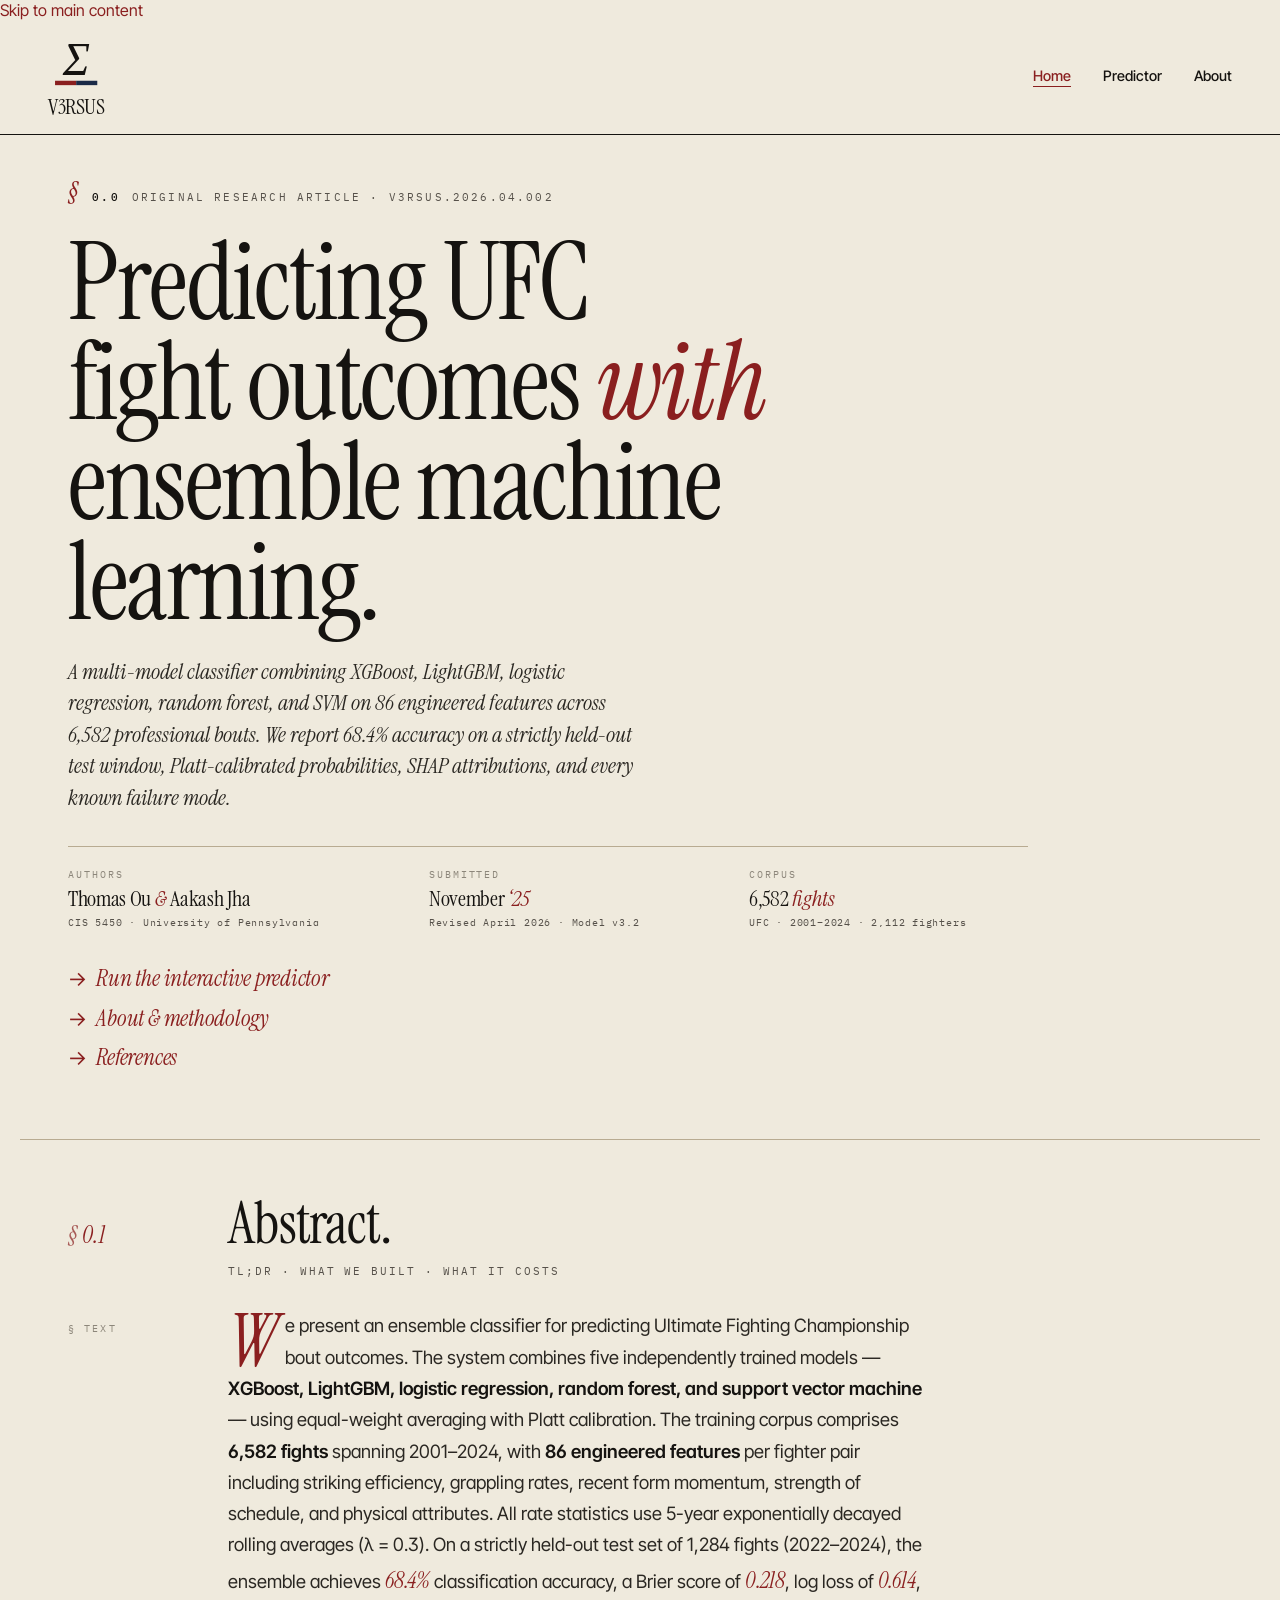
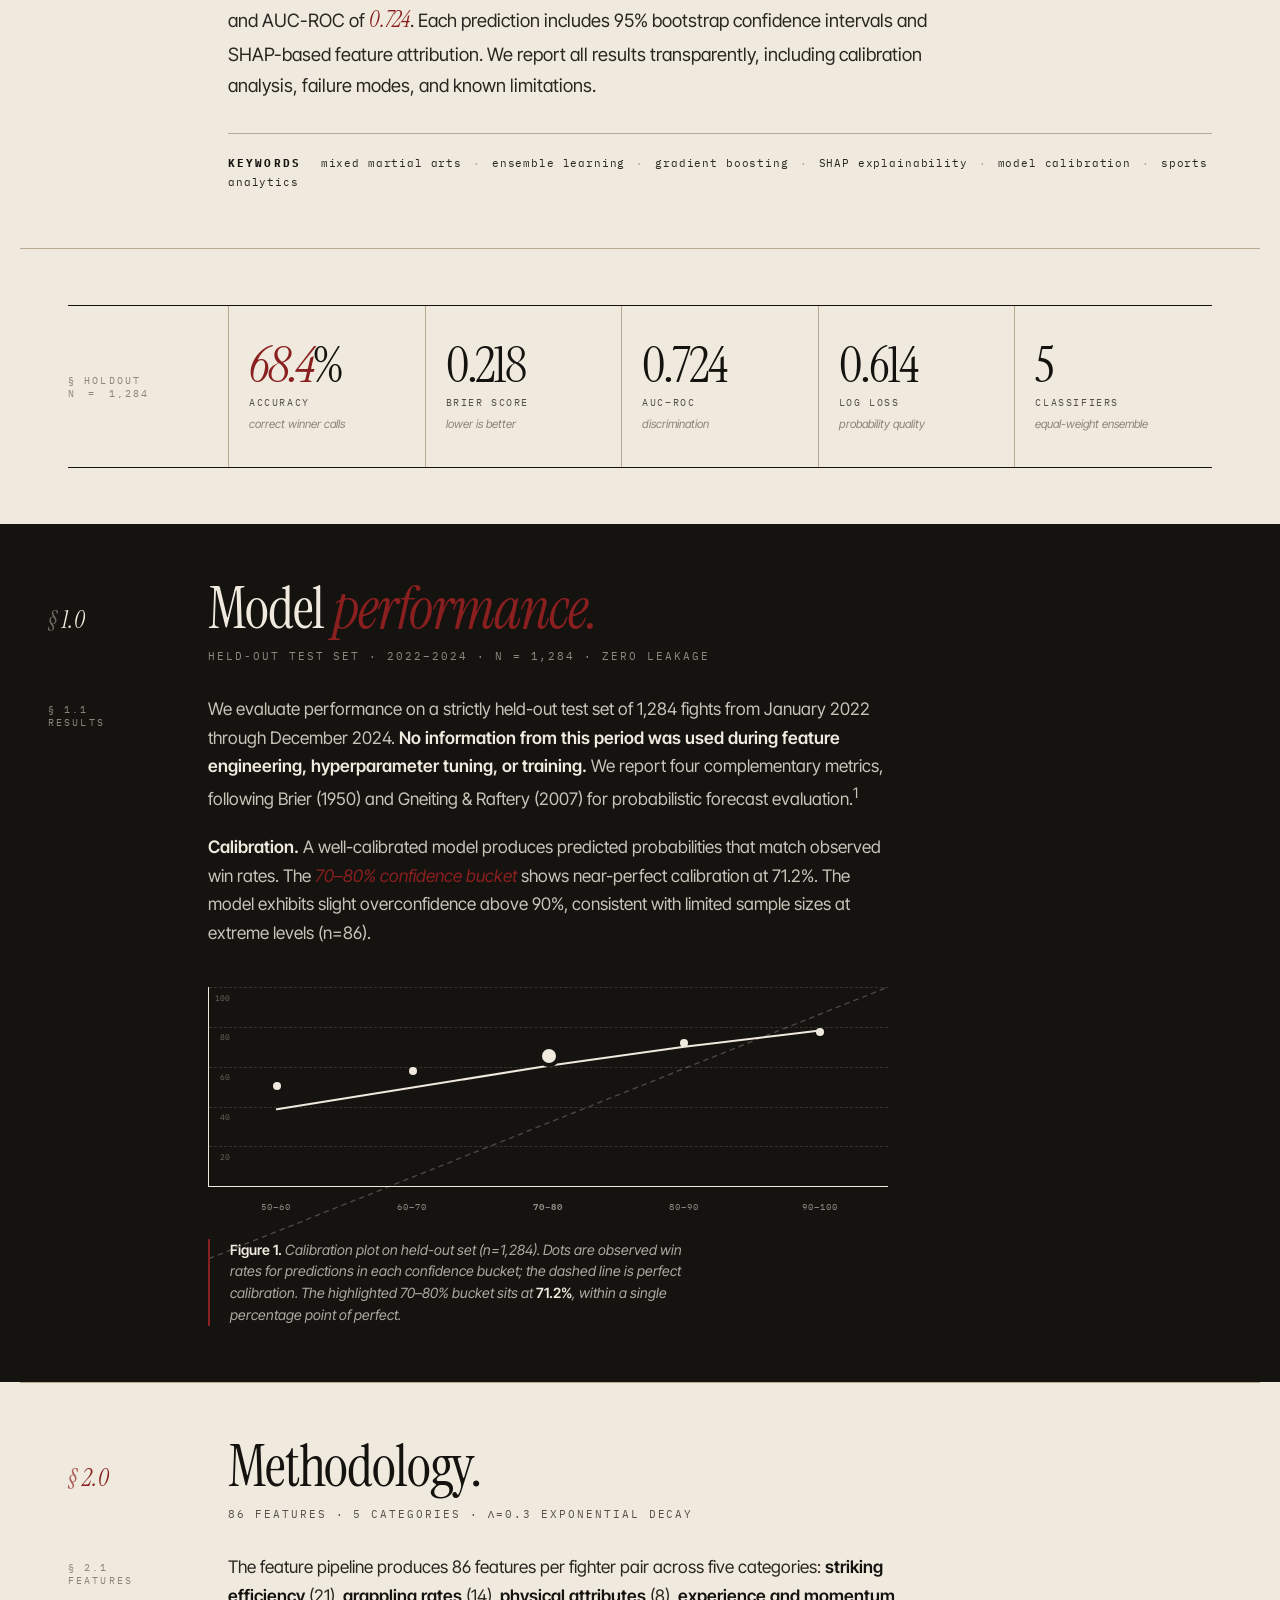
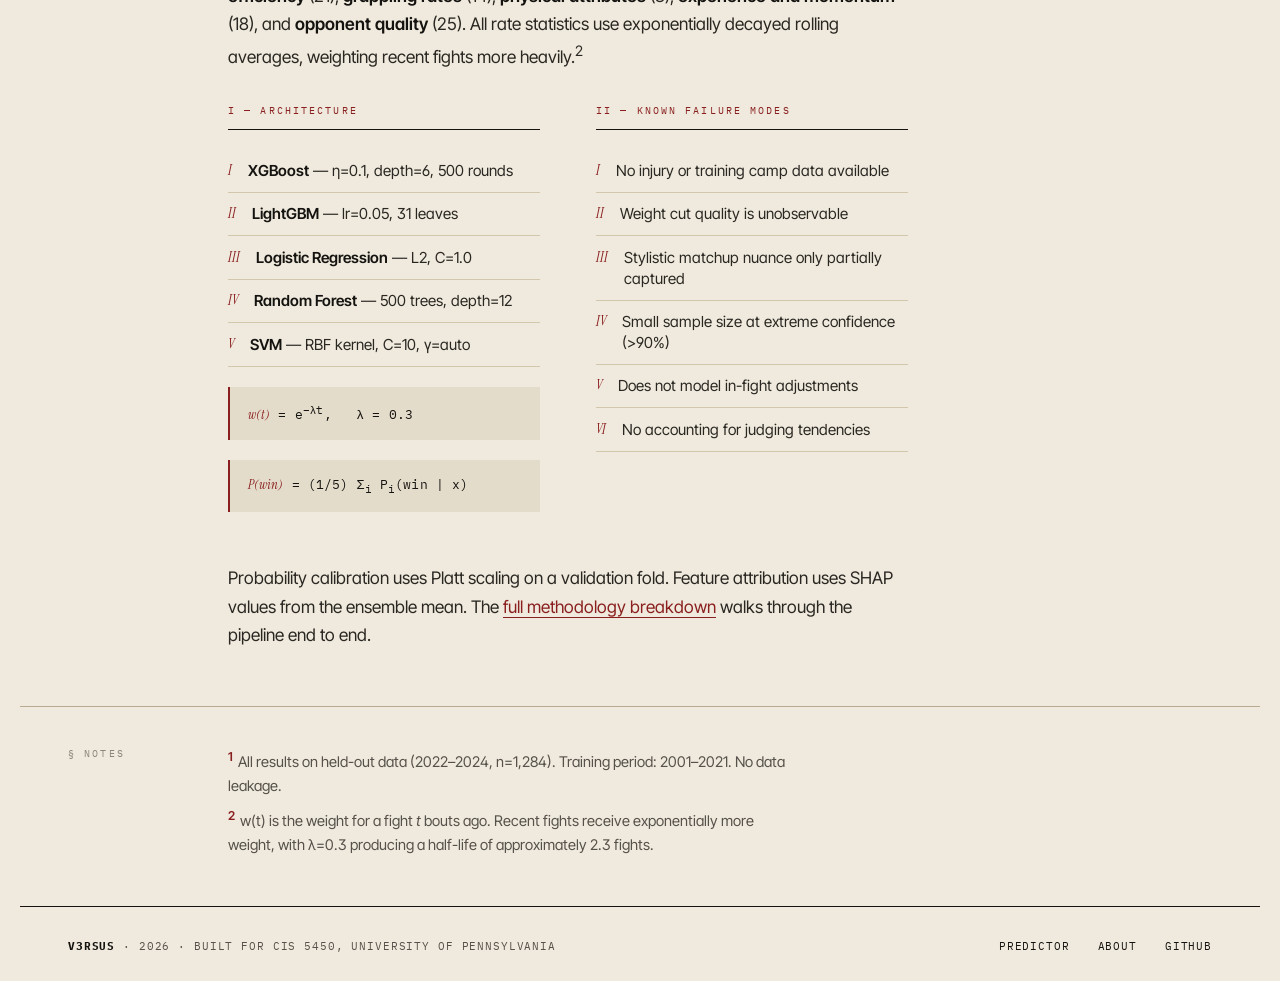
<file: public/index.html>
<!DOCTYPE html>
<html lang="en">
<head>
    <meta charset="UTF-8">
    <meta name="viewport" content="width=device-width, initial-scale=1.0">
    <title>V3RSUS — Predicting UFC Fight Outcomes</title>
    <meta name="description" content="Ensemble machine learning engine predicting UFC fight outcomes on 6,582 fights across 86 engineered features.">
    <link rel="canonical" href="https://v3rsus.vercel.app/">
    <meta property="og:title" content="V3RSUS — MMA Predictive Analytics">
    <meta property="og:description" content="Ensemble machine learning engine predicting UFC fight outcomes on 6,582 fights across 86 engineered features.">
    <meta property="og:type" content="website">
    <meta property="og:url" content="https://v3rsus.vercel.app/">
    <meta property="og:site_name" content="V3RSUS">
    <meta property="og:image" content="https://v3rsus.vercel.app/og.png">
    <meta property="og:image:width" content="1200">
    <meta property="og:image:height" content="630">
    <meta name="twitter:card" content="summary_large_image">
    <meta name="twitter:title" content="V3RSUS — MMA Predictive Analytics">
    <meta name="twitter:description" content="Ensemble machine learning engine predicting UFC fight outcomes on 6,582 fights across 86 engineered features.">
    <meta name="twitter:image" content="https://v3rsus.vercel.app/og.png">
    <link rel="preconnect" href="https://fonts.googleapis.com">
    <link rel="preconnect" href="https://fonts.gstatic.com" crossorigin>
    <link href="https://fonts.googleapis.com/css2?family=IBM+Plex+Mono:wght@400;500;700&family=Instrument+Serif:ital@0;1&family=Inter+Tight:wght@400;500;600;700&display=swap" rel="stylesheet">
    <link rel="icon" type="image/svg+xml" href="icon.svg">
    <script type="application/ld+json">
    {
      "@context": "https://schema.org",
      "@type": "ScholarlyArticle",
      "headline": "Predicting UFC fight outcomes with ensemble machine learning",
      "author": [
        { "@type": "Person", "name": "Thomas Ou" },
        { "@type": "Person", "name": "Aakash Jha" },
        { "@type": "Person", "name": "Kevin Jiang" }
      ],
      "publisher": {
        "@type": "Organization",
        "name": "V3RSUS",
        "url": "https://v3rsus.vercel.app/"
      },
      "datePublished": "2026-04",
      "inLanguage": "en",
      "url": "https://v3rsus.vercel.app/",
      "image": "https://v3rsus.vercel.app/og.png",
      "description": "Ensemble machine learning engine predicting UFC fight outcomes on 6,582 fights across 86 engineered features.",
      "keywords": ["UFC", "MMA", "machine learning", "ensemble classifier", "sports analytics"]
    }
    </script>
    <link rel="stylesheet" href="home.css">
    <script src="scroll-anim.js" defer></script>
</head>
<body>

<a href="#main" class="skip-link">Skip to main content</a>

<!-- MASTHEAD -->
<header class="mast">
    <a href="/" class="mast-brand"><svg class="mast-mark" viewBox="0 0 64 64" aria-hidden="true"><text x="32" y="46" text-anchor="middle" font-family="inherit" font-style="italic" font-size="52" fill="currentColor">Σ</text><rect x="8" y="52" width="24" height="5" fill="#8a1f1f"/><rect x="32" y="52" width="24" height="5" fill="#1a2a47"/></svg>V3RSUS</a>
    <nav class="mast-nav">
        <a href="/" class="current">Home</a>
        <a href="predict.html">Predictor</a>
        <a href="about.html">About</a>
    </nav>
</header>


<main id="main">

<!-- HERO -->
<section class="hero">
    <div class="hero-label">
        <span class="hero-label-sym">&sect;</span>
        <span class="hero-label-id">0.0</span>
        <span>Original Research Article &middot; v3rsus.2026.04.002</span>
    </div>

    <h1 class="hero-title">
        Predicting UFC<br>
        fight outcomes <em>with</em><br>
        ensemble machine<br>
        learning.
    </h1>

    <p class="hero-standfirst">
        A multi-model classifier combining XGBoost, LightGBM, logistic regression, random forest, and SVM on <em>86 engineered features</em> across 6,582 professional bouts. We report 68.4% accuracy on a strictly held-out test window, Platt-calibrated probabilities, SHAP attributions, and every known failure mode.
    </p>

    <div class="hero-meta">
        <div class="hero-meta-cell">
            <div class="hm-label">Authors</div>
            <div class="hm-value">Thomas Ou <em>&amp;</em> Aakash Jha<small>CIS 5450 &middot; University of Pennsylvania</small></div>
        </div>
        <div class="hero-meta-cell">
            <div class="hm-label">Submitted</div>
            <div class="hm-value">November <em>&lsquo;25</em><small>Revised April 2026 &middot; Model v3.2</small></div>
        </div>
        <div class="hero-meta-cell">
            <div class="hm-label">Corpus</div>
            <div class="hm-value">6,582 <em>fights</em><small>UFC &middot; 2001&ndash;2024 &middot; 2,112 fighters</small></div>
        </div>
    </div>

    <div class="hero-actions">
        <a href="predict.html" class="link-big">Run the interactive predictor</a>
        <a href="about.html" class="link-big">About &amp; methodology</a>
        <a href="about.html#references" class="link-big">References</a>
    </div>
</section>


<!-- ABSTRACT -->
<section class="spread reveal">
    <div class="spread-head">
        <div class="spread-num">0.1</div>
        <div>
            <h2 class="spread-headline">Abstract.</h2>
            <div class="spread-sub">tl;dr &middot; what we built &middot; what it costs</div>
        </div>
    </div>

    <div class="abstract">
        <span class="abstract-tag">&sect; text</span>
        <div>
            <p class="abstract-body">
                We present an ensemble classifier for predicting Ultimate Fighting Championship bout outcomes. The system combines five independently trained models &mdash; <strong>XGBoost, LightGBM, logistic regression, random forest, and support vector machine</strong> &mdash; using equal-weight averaging with Platt calibration. The training corpus comprises <strong>6,582 fights</strong> spanning 2001&ndash;2024, with <strong>86 engineered features</strong> per fighter pair including striking efficiency, grappling rates, recent form momentum, strength of schedule, and physical attributes. All rate statistics use 5-year exponentially decayed rolling averages (&lambda; = 0.3). On a strictly held-out test set of 1,284 fights (2022&ndash;2024), the ensemble achieves <span class="metric">68.4%</span> classification accuracy, a Brier score of <span class="metric">0.218</span>, log loss of <span class="metric">0.614</span>, and AUC-ROC of <span class="metric">0.724</span>. Each prediction includes 95% bootstrap confidence intervals and SHAP-based feature attribution. We report all results transparently, including calibration analysis, failure modes, and known limitations.
            </p>
            <div class="keywords">
                <span class="keywords-label">Keywords</span>
                <span class="keyword-pill">mixed martial arts</span>
                <span class="keyword-pill">ensemble learning</span>
                <span class="keyword-pill">gradient boosting</span>
                <span class="keyword-pill">SHAP explainability</span>
                <span class="keyword-pill">model calibration</span>
                <span class="keyword-pill">sports analytics</span>
            </div>
        </div>
    </div>
</section>


<!-- METRICS BAND -->
<section class="spread reveal">
    <div class="metrics">
        <div class="metrics-tag">&sect; Holdout<br>n &#8201;=&#8201; 1,284</div>
        <div class="metrics-grid">
            <div class="metric-cell">
                <div class="metric-val"><em>68.4</em>%</div>
                <div class="metric-label">Accuracy</div>
                <div class="metric-sub">correct winner calls</div>
            </div>
            <div class="metric-cell">
                <div class="metric-val">0.218</div>
                <div class="metric-label">Brier Score</div>
                <div class="metric-sub">lower is better</div>
            </div>
            <div class="metric-cell">
                <div class="metric-val">0.724</div>
                <div class="metric-label">AUC&ndash;ROC</div>
                <div class="metric-sub">discrimination</div>
            </div>
            <div class="metric-cell">
                <div class="metric-val">0.614</div>
                <div class="metric-label">Log Loss</div>
                <div class="metric-sub">probability quality</div>
            </div>
            <div class="metric-cell">
                <div class="metric-val">5</div>
                <div class="metric-label">Classifiers</div>
                <div class="metric-sub">equal-weight ensemble</div>
            </div>
        </div>
    </div>
</section>


<!-- SECTION 1 — MODEL PERFORMANCE -->
<section class="spread dark reveal">
    <div class="dark-inner">
        <div class="spread-head">
            <div class="spread-num">1.0</div>
            <div>
                <h2 class="spread-headline">Model <em>performance.</em></h2>
                <div class="spread-sub">held-out test set &middot; 2022&ndash;2024 &middot; n = 1,284 &middot; zero leakage</div>
            </div>
        </div>

        <div class="spread-body">
            <span>&sect; 1.1 &nbsp; results</span>
            <div class="prose">
                <p>
                    We evaluate performance on a strictly held-out test set of 1,284 fights from January 2022 through December 2024. <strong>No information from this period was used during feature engineering, hyperparameter tuning, or training.</strong> We report four complementary metrics, following Brier (1950) and Gneiting &amp; Raftery (2007) for probabilistic forecast evaluation.<sup>1</sup>
                </p>
                <p>
                    <strong>Calibration.</strong> A well-calibrated model produces predicted probabilities that match observed win rates. The <em>70&ndash;80% confidence bucket</em> shows near-perfect calibration at 71.2%. The model exhibits slight overconfidence above 90%, consistent with limited sample sizes at extreme levels (n=86).
                </p>

                <div class="chart">
                    <div class="chart-frame dark-chart">
                        <div class="chart-grid">
                            <span>100</span>
                            <span>&nbsp;80</span>
                            <span>&nbsp;60</span>
                            <span>&nbsp;40</span>
                            <span>&nbsp;20</span>
                        </div>
                        <svg class="chart-line" viewBox="0 0 500 200" preserveAspectRatio="none">
                            <line x1="0" y1="200" x2="500" y2="0" stroke="rgba(239,234,221,0.25)" stroke-width="1" stroke-dasharray="4 3"/>
                            <polyline
                                points="50,90 150,74 250,58 350,44 450,32"
                                fill="none"
                                stroke="#efeadd"
                                stroke-width="1.5"
                                stroke-linecap="round"
                                stroke-linejoin="round"/>
                        </svg>
                        <div class="chart-dots">
                            <div class="chart-dot" style="left:10%;bottom:54.8%"></div>
                            <div class="chart-dot" style="left:30%;bottom:63.1%"></div>
                            <div class="chart-dot hi" style="left:50%;bottom:71.2%"></div>
                            <div class="chart-dot" style="left:70%;bottom:78.4%"></div>
                            <div class="chart-dot" style="left:90%;bottom:84.2%"></div>
                        </div>
                    </div>
                    <div class="chart-xlabels">
                        <span>50&ndash;60</span>
                        <span>60&ndash;70</span>
                        <span class="hi">70&ndash;80</span>
                        <span>80&ndash;90</span>
                        <span>90&ndash;100</span>
                    </div>
                </div>

                <div class="fig-caption">
                    <b>Figure 1.</b> Calibration plot on held-out set (n=1,284). Dots are observed win rates for predictions in each confidence bucket; the dashed line is perfect calibration. The highlighted 70&ndash;80% bucket sits at <b>71.2%</b>, within a single percentage point of perfect.
                </div>
            </div>
        </div>
    </div>
</section>


<!-- SECTION 2 — METHODOLOGY -->
<section class="spread reveal" id="methodology">
    <div class="spread-head">
        <div class="spread-num">2.0</div>
        <div>
            <h2 class="spread-headline">Methodology.</h2>
            <div class="spread-sub">86 features &middot; 5 categories &middot; &lambda;=0.3 exponential decay</div>
        </div>
    </div>

    <div class="spread-body">
        <span>&sect; 2.1 &nbsp; features</span>
        <div class="prose">
            <p>
                The feature pipeline produces 86 features per fighter pair across five categories: <strong>striking efficiency</strong> (21), <strong>grappling rates</strong> (14), <strong>physical attributes</strong> (8), <strong>experience and momentum</strong> (18), and <strong>opponent quality</strong> (25). All rate statistics use exponentially decayed rolling averages, weighting recent fights more heavily.<sup>2</sup>
            </p>

            <div class="meth">
                <div class="meth-col">
                    <div class="meth-col-label">I &mdash; Architecture</div>
                    <ul class="meth-list">
                        <li><span><b>XGBoost</b> &mdash; &eta;=0.1, depth=6, 500 rounds</span></li>
                        <li><span><b>LightGBM</b> &mdash; lr=0.05, 31 leaves</span></li>
                        <li><span><b>Logistic Regression</b> &mdash; L2, C=1.0</span></li>
                        <li><span><b>Random Forest</b> &mdash; 500 trees, depth=12</span></li>
                        <li><span><b>SVM</b> &mdash; RBF kernel, C=10, &gamma;=auto</span></li>
                    </ul>
                    <div class="meth-formula"><span>w(t)</span> = e<sup>&minus;&lambda;t</sup>,&nbsp;&nbsp; &lambda; = 0.3</div>
                    <div class="meth-formula"><span>P(win)</span> = (1/5) &Sigma;<sub>i</sub> P<sub>i</sub>(win | x)</div>
                </div>
                <div class="meth-col">
                    <div class="meth-col-label">II &mdash; Known Failure Modes</div>
                    <ul class="meth-list">
                        <li><span>No injury or training camp data available</span></li>
                        <li><span>Weight cut quality is unobservable</span></li>
                        <li><span>Stylistic matchup nuance only partially captured</span></li>
                        <li><span>Small sample size at extreme confidence (&gt;90%)</span></li>
                        <li><span>Does not model in-fight adjustments</span></li>
                        <li><span>No accounting for judging tendencies</span></li>
                    </ul>
                </div>
            </div>

            <p style="margin-top: 2rem">
                Probability calibration uses Platt scaling on a validation fold. Feature attribution uses SHAP values from the ensemble mean. The <a href="about.html#how-it-works">full methodology breakdown</a> walks through the pipeline end to end.
            </p>
        </div>
    </div>
</section>


</main>


<!-- COLOPHON / NOTES -->
<aside class="colophon">
    <span class="colophon-tag">&sect; Notes</span>
    <div class="colophon-body">
        <p><sup>1</sup> All results on held-out data (2022&ndash;2024, n=1,284). Training period: 2001&ndash;2021. No data leakage.</p>
        <p><sup>2</sup> w(t) is the weight for a fight <em>t</em> bouts ago. Recent fights receive exponentially more weight, with &lambda;=0.3 producing a half-life of approximately 2.3 fights.</p>
    </div>
</aside>


<!-- FOOTER -->
<footer>
    <div>
        <b>V3RSUS</b> &middot; 2026 &middot; Built for CIS 5450, University of Pennsylvania
    </div>
    <div>
        <a href="predict.html">Predictor</a>
        <a href="about.html">About</a>
        <a href="https://github.com/Smokeybear10/102-RSCH.V3RSUS">GitHub</a>
    </div>
</footer>

</body>
</html>
</file>
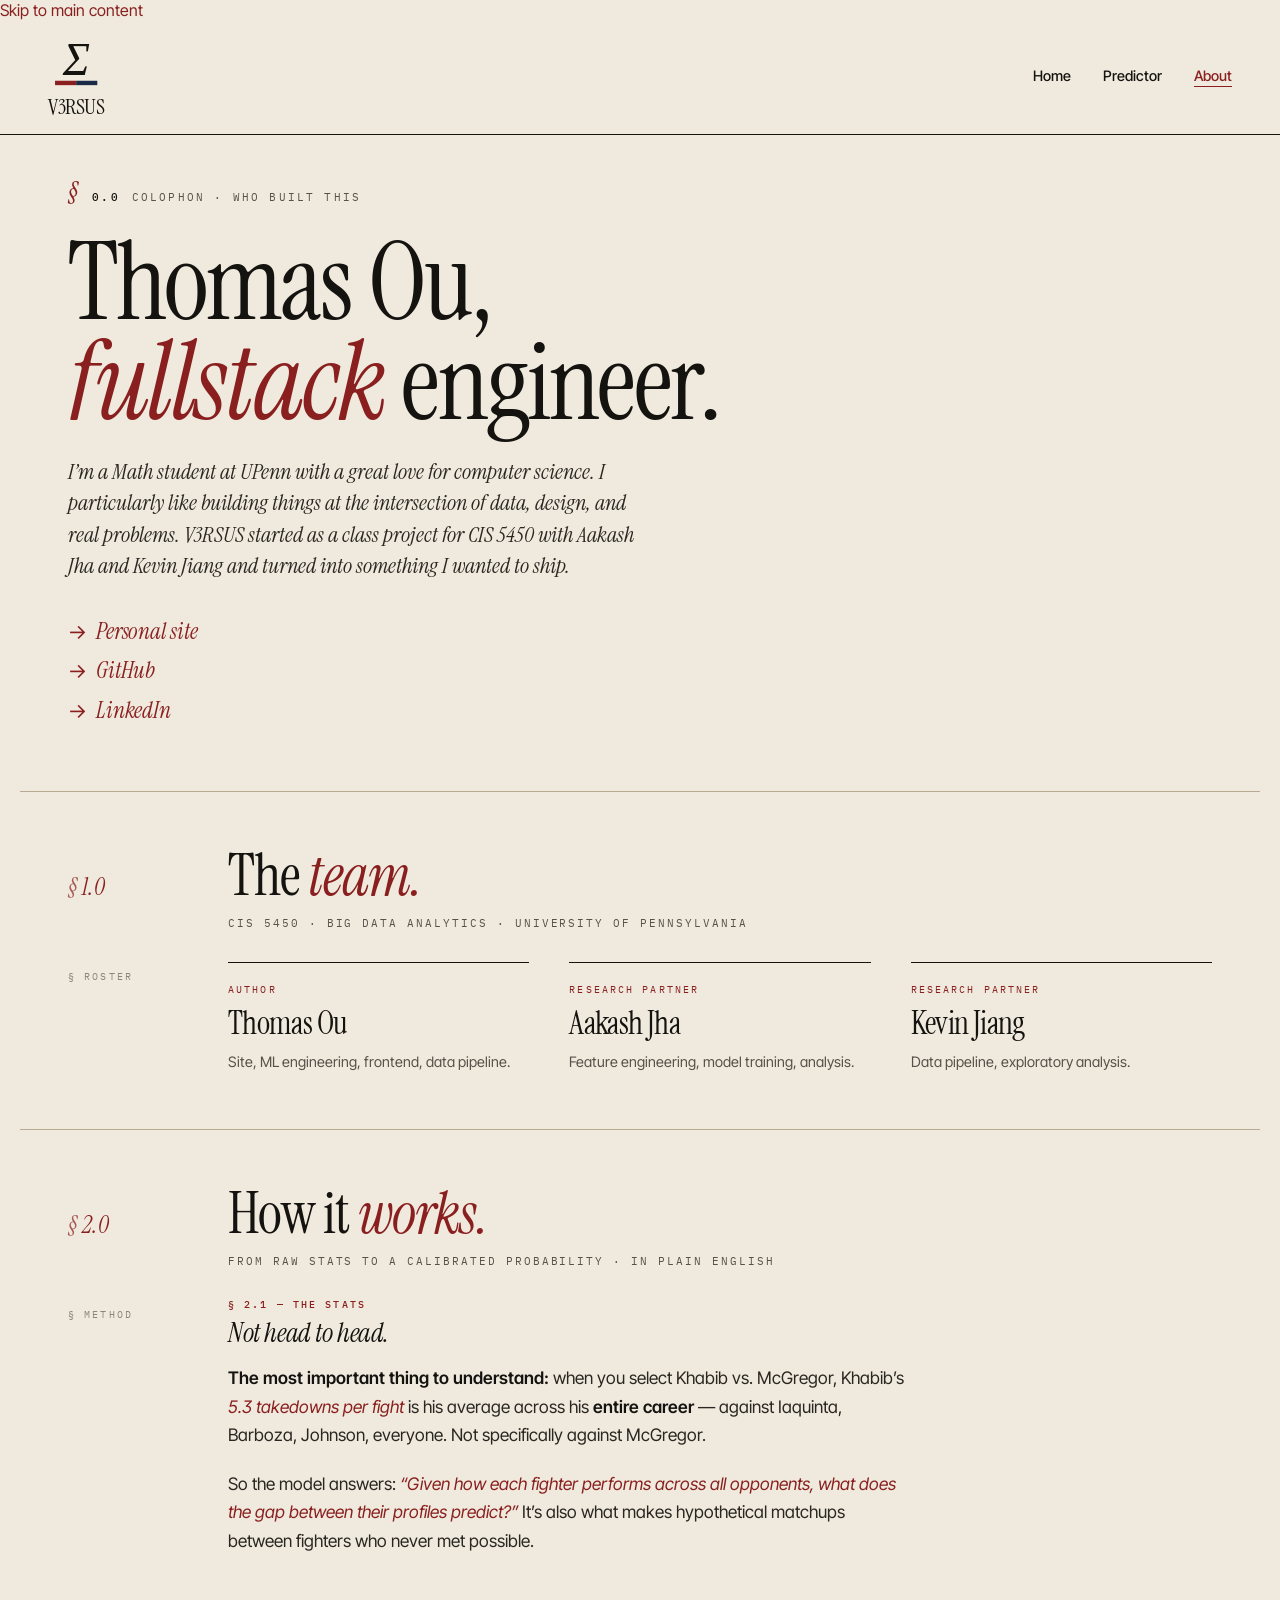
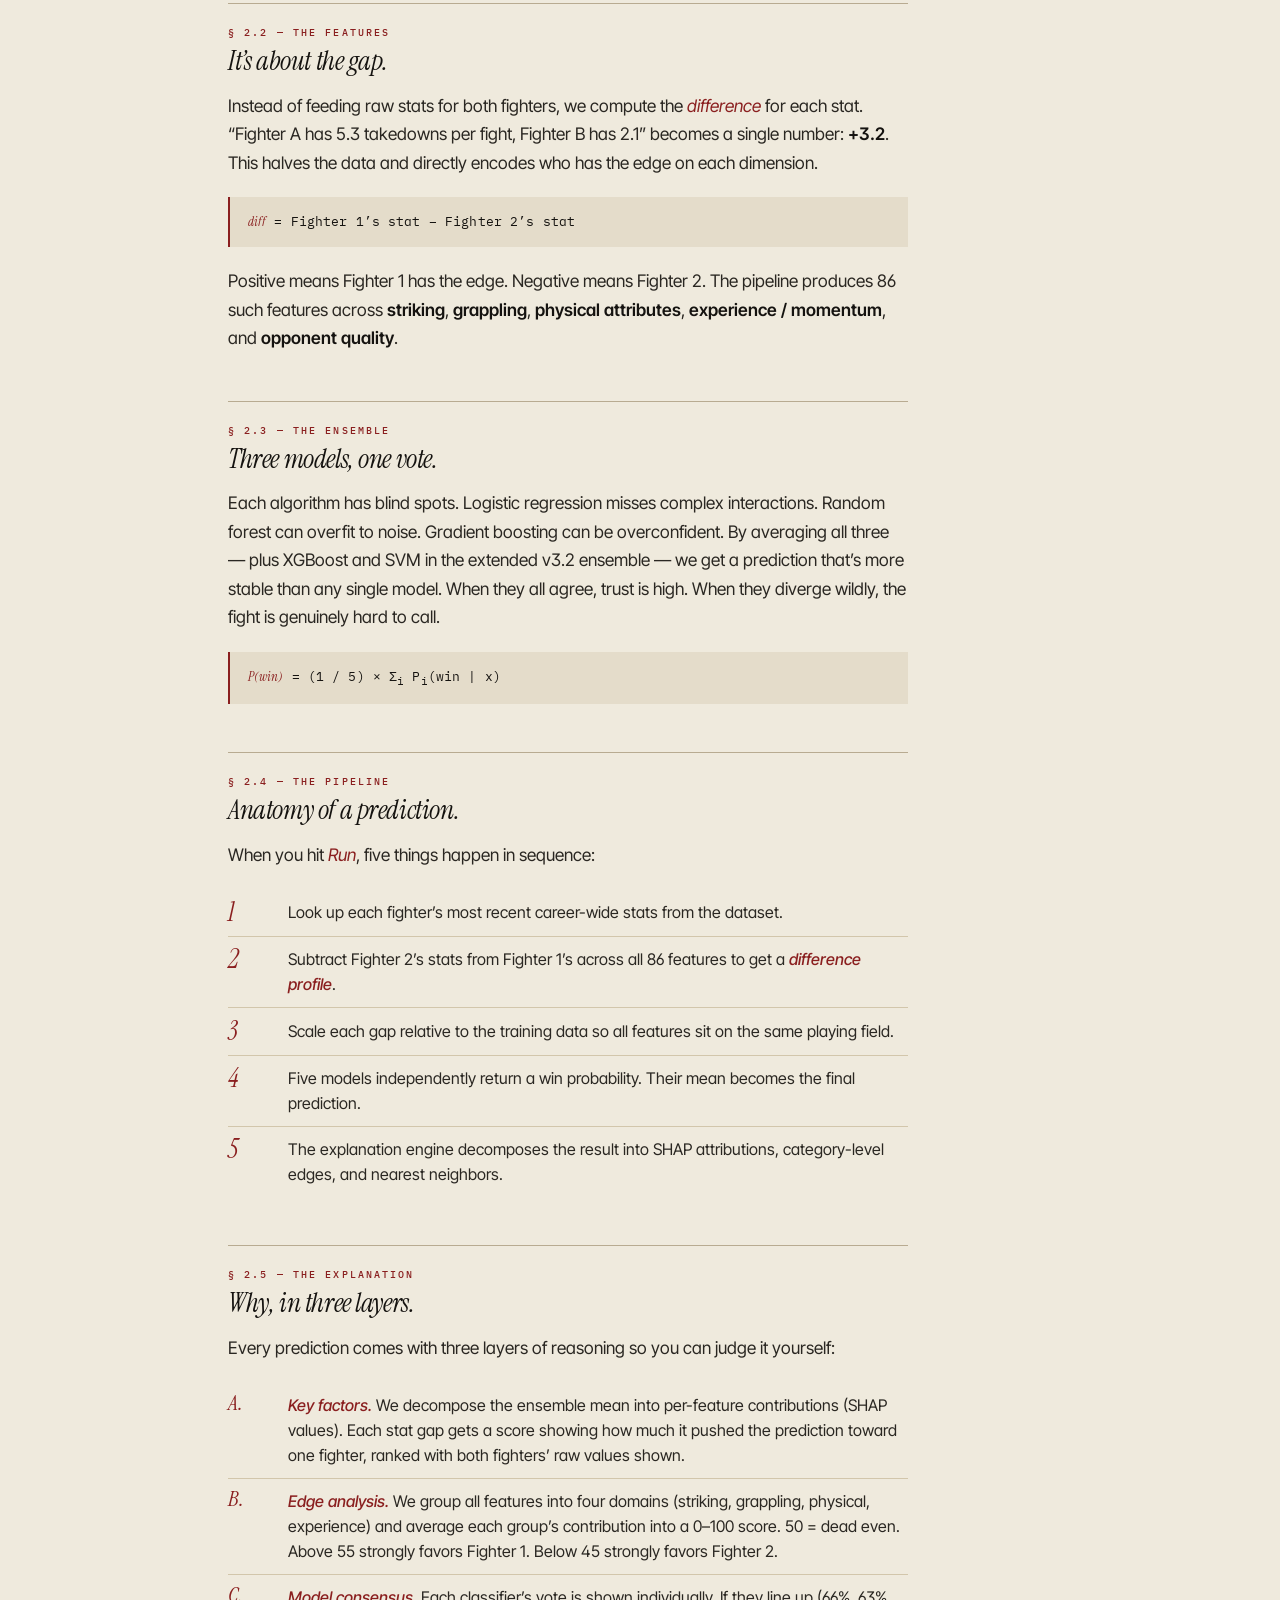
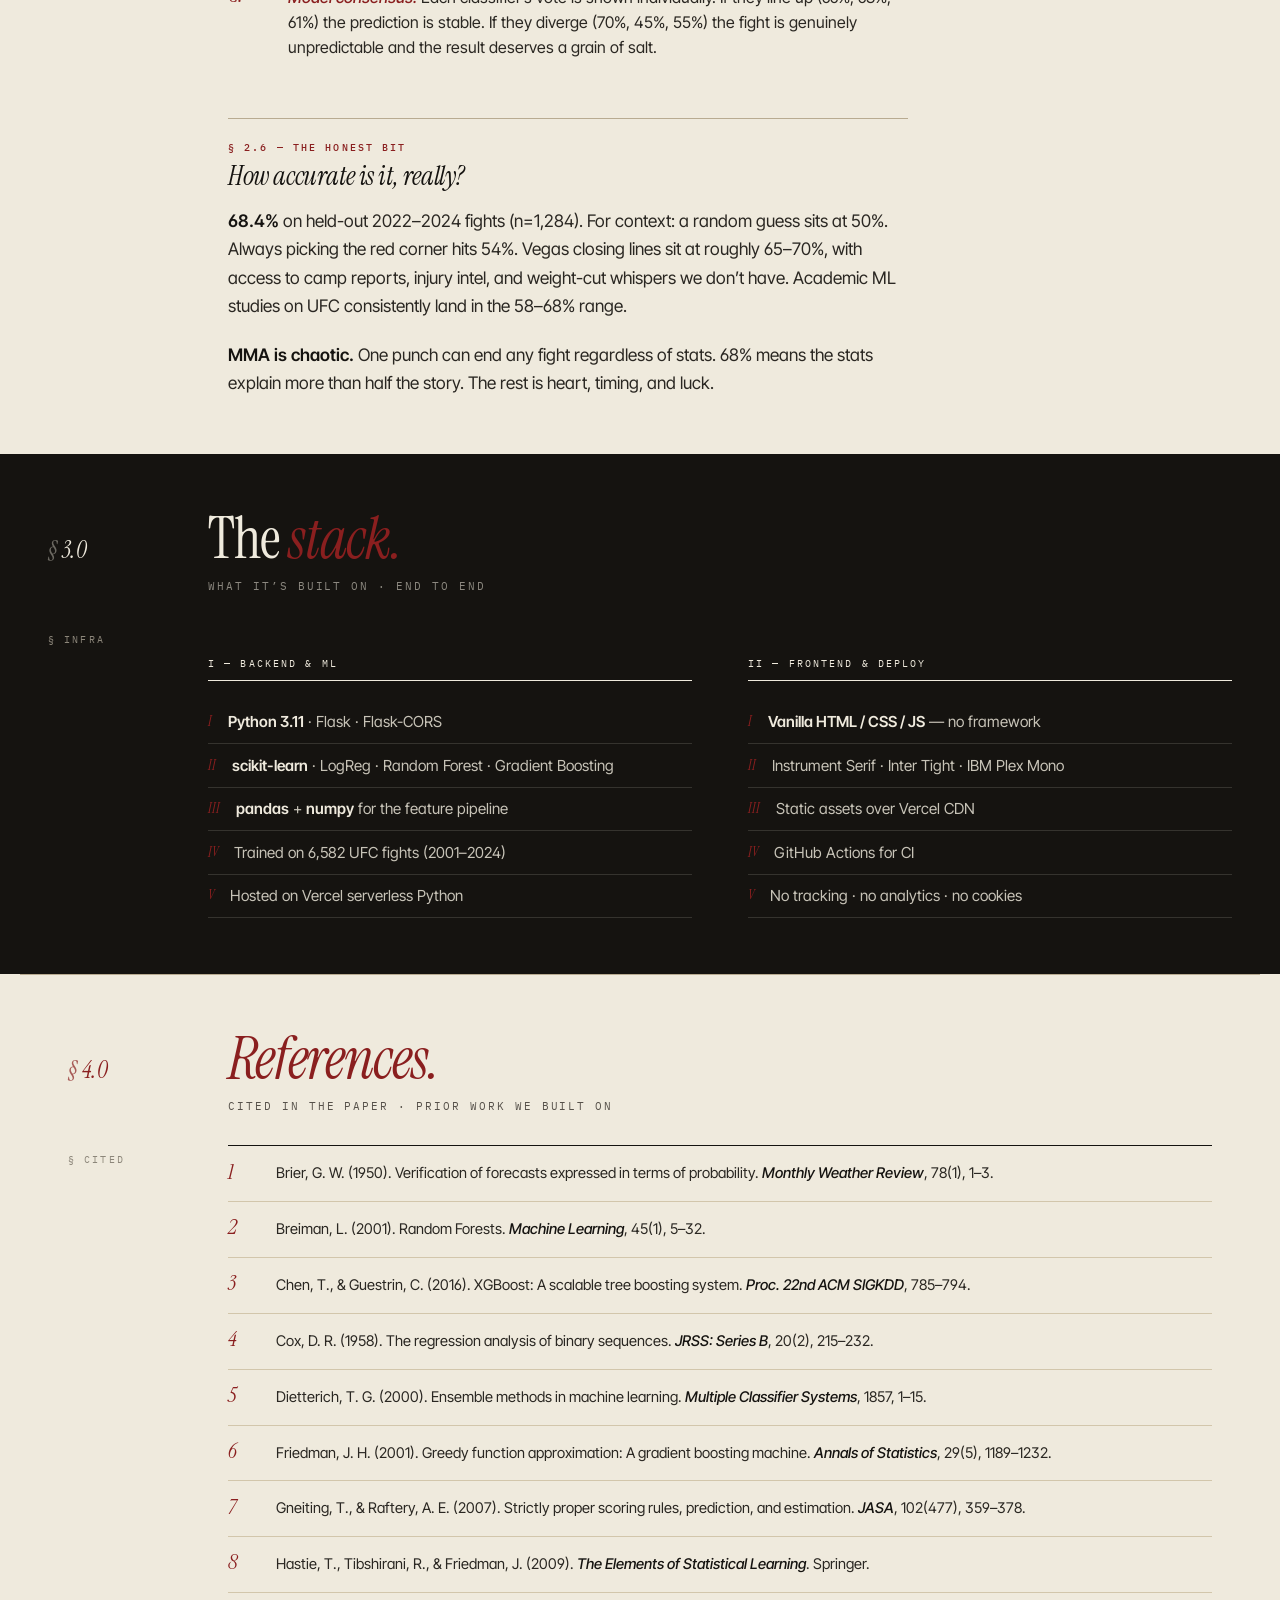
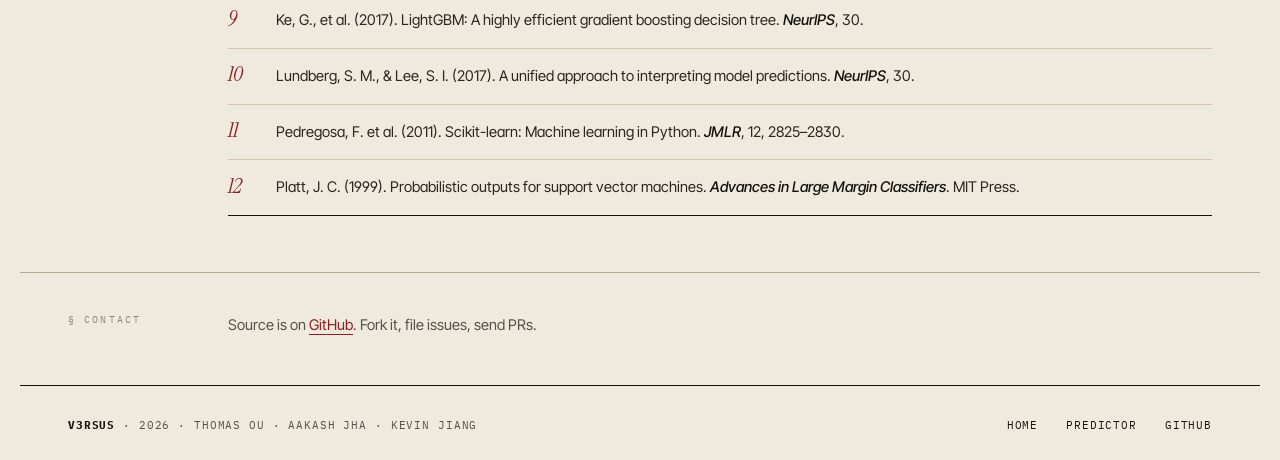
<file: public/about.html>
<!DOCTYPE html>
<html lang="en">
<head>
    <meta charset="UTF-8">
    <meta name="viewport" content="width=device-width, initial-scale=1.0">
    <title>V3RSUS — About, How It Works, References</title>
    <meta name="description" content="About V3RSUS — the team, the methodology, the stack, and references.">
    <link rel="canonical" href="https://v3rsus.vercel.app/about.html">
    <meta property="og:title" content="V3RSUS — About">
    <meta property="og:description" content="About V3RSUS — the team, the methodology, the stack, and references.">
    <meta property="og:type" content="website">
    <meta property="og:url" content="https://v3rsus.vercel.app/about.html">
    <meta property="og:site_name" content="V3RSUS">
    <meta property="og:image" content="https://v3rsus.vercel.app/og.png">
    <meta property="og:image:width" content="1200">
    <meta property="og:image:height" content="630">
    <meta name="twitter:card" content="summary_large_image">
    <meta name="twitter:title" content="V3RSUS — About">
    <meta name="twitter:description" content="About V3RSUS — the team, the methodology, the stack, and references.">
    <meta name="twitter:image" content="https://v3rsus.vercel.app/og.png">
    <link rel="preconnect" href="https://fonts.googleapis.com">
    <link rel="preconnect" href="https://fonts.gstatic.com" crossorigin>
    <link href="https://fonts.googleapis.com/css2?family=IBM+Plex+Mono:wght@400;500;700&family=Instrument+Serif:ital@0;1&family=Inter+Tight:wght@400;500;600;700&display=swap" rel="stylesheet">
    <link rel="icon" type="image/svg+xml" href="icon.svg">
    <link rel="stylesheet" href="home.css">
    <script src="scroll-anim.js" defer></script>
</head>
<body>

<a href="#main" class="skip-link">Skip to main content</a>

<!-- MASTHEAD -->
<header class="mast">
    <a href="/" class="mast-brand"><svg class="mast-mark" viewBox="0 0 64 64" aria-hidden="true"><text x="32" y="46" text-anchor="middle" font-family="inherit" font-style="italic" font-size="52" fill="currentColor">Σ</text><rect x="8" y="52" width="24" height="5" fill="#8a1f1f"/><rect x="32" y="52" width="24" height="5" fill="#1a2a47"/></svg>V3RSUS</a>
    <nav class="mast-nav">
        <a href="/">Home</a>
        <a href="predict.html">Predictor</a>
        <a href="about.html" class="current">About</a>
    </nav>
</header>


<main id="main">

<!-- HERO -->
<section class="hero">
    <div class="hero-label">
        <span class="hero-label-sym">&sect;</span>
        <span class="hero-label-id">0.0</span>
        <span>Colophon &middot; Who Built This</span>
    </div>

    <h1 class="hero-title">
        Thomas Ou,<br>
        <em>fullstack</em> engineer.
    </h1>

    <p class="hero-standfirst">
        I&rsquo;m a Math student at UPenn with a great love for computer science. I particularly like building things at the intersection of data, design, and real problems. V3RSUS started as a class project for CIS 5450 with Aakash Jha and Kevin Jiang and turned into something I wanted to ship.
    </p>

    <div class="hero-actions">
        <a href="https://thomasou.com" target="_blank" rel="noopener" class="link-big">Personal site</a>
        <a href="https://github.com/Smokeybear10" target="_blank" rel="noopener" class="link-big">GitHub</a>
        <a href="https://www.linkedin.com/in/thomasou0" target="_blank" rel="noopener" class="link-big">LinkedIn</a>
    </div>
</section>


<!-- § 1.0 — THE TEAM -->
<section class="spread reveal">
    <div class="spread-head">
        <div class="spread-num">1.0</div>
        <div>
            <h2 class="spread-headline">The <em>team.</em></h2>
            <div class="spread-sub">CIS 5450 &middot; Big Data Analytics &middot; University of Pennsylvania</div>
        </div>
    </div>

    <div class="spread-body">
        <span>&sect; roster</span>
        <div class="team-grid">
            <div class="team-card">
                <div class="team-role">Author</div>
                <div class="team-name">Thomas Ou</div>
                <div class="team-note">Site, ML engineering, frontend, data pipeline.</div>
            </div>
            <div class="team-card">
                <div class="team-role">Research Partner</div>
                <div class="team-name">Aakash Jha</div>
                <div class="team-note">Feature engineering, model training, analysis.</div>
            </div>
            <div class="team-card">
                <div class="team-role">Research Partner</div>
                <div class="team-name">Kevin Jiang</div>
                <div class="team-note">Data pipeline, exploratory analysis.</div>
            </div>
        </div>
    </div>
</section>


<!-- § 2.0 — HOW IT WORKS -->
<section class="spread reveal" id="how-it-works">
    <div class="spread-head">
        <div class="spread-num">2.0</div>
        <div>
            <h2 class="spread-headline">How it <em>works.</em></h2>
            <div class="spread-sub">from raw stats to a calibrated probability &middot; in plain english</div>
        </div>
    </div>

    <div class="spread-body">
        <span>&sect; method</span>
        <div class="prose">

            <h3 class="sub-head">
                <span class="tag">&sect; 2.1 &mdash; The stats</span>
                Not head to head.
            </h3>
            <p>
                <strong>The most important thing to understand:</strong> when you select Khabib vs. McGregor, Khabib&rsquo;s <em>5.3 takedowns per fight</em> is his average across his <strong>entire career</strong> &mdash; against Iaquinta, Barboza, Johnson, everyone. Not specifically against McGregor.
            </p>
            <p>
                So the model answers: <em>&ldquo;Given how each fighter performs across all opponents, what does the gap between their profiles predict?&rdquo;</em> It&rsquo;s also what makes hypothetical matchups between fighters who never met possible.
            </p>


            <h3 class="sub-head">
                <span class="tag">&sect; 2.2 &mdash; The features</span>
                It&rsquo;s about the gap.
            </h3>
            <p>
                Instead of feeding raw stats for both fighters, we compute the <em>difference</em> for each stat. &ldquo;Fighter A has 5.3 takedowns per fight, Fighter B has 2.1&rdquo; becomes a single number: <strong>+3.2</strong>. This halves the data and directly encodes who has the edge on each dimension.
            </p>
            <div class="meth-formula"><span>diff</span> = Fighter 1&rsquo;s stat &minus; Fighter 2&rsquo;s stat</div>
            <p>
                Positive means Fighter 1 has the edge. Negative means Fighter 2. The pipeline produces 86 such features across <strong>striking</strong>, <strong>grappling</strong>, <strong>physical attributes</strong>, <strong>experience / momentum</strong>, and <strong>opponent quality</strong>.
            </p>


            <h3 class="sub-head">
                <span class="tag">&sect; 2.3 &mdash; The ensemble</span>
                Three models, one vote.
            </h3>
            <p>
                Each algorithm has blind spots. Logistic regression misses complex interactions. Random forest can overfit to noise. Gradient boosting can be overconfident. By averaging all three &mdash; plus XGBoost and SVM in the extended v3.2 ensemble &mdash; we get a prediction that&rsquo;s more stable than any single model. When they all agree, trust is high. When they diverge wildly, the fight is genuinely hard to call.
            </p>
            <div class="meth-formula"><span>P(win)</span> = (1 / 5) &times; &Sigma;<sub>i</sub> P<sub>i</sub>(win | x)</div>


            <h3 class="sub-head">
                <span class="tag">&sect; 2.4 &mdash; The pipeline</span>
                Anatomy of a prediction.
            </h3>
            <p>
                When you hit <em>Run</em>, five things happen in sequence:
            </p>
            <ol class="numbered-list">
                <li><span>Look up each fighter&rsquo;s most recent career-wide stats from the dataset.</span></li>
                <li><span>Subtract Fighter 2&rsquo;s stats from Fighter 1&rsquo;s across all 86 features to get a <em>difference profile</em>.</span></li>
                <li><span>Scale each gap relative to the training data so all features sit on the same playing field.</span></li>
                <li><span>Five models independently return a win probability. Their mean becomes the final prediction.</span></li>
                <li><span>The explanation engine decomposes the result into SHAP attributions, category-level edges, and nearest neighbors.</span></li>
            </ol>


            <h3 class="sub-head">
                <span class="tag">&sect; 2.5 &mdash; The explanation</span>
                Why, in three layers.
            </h3>
            <p>
                Every prediction comes with three layers of reasoning so you can judge it yourself:
            </p>
            <ul class="lettered-list">
                <li><span><em>Key factors.</em> We decompose the ensemble mean into per-feature contributions (SHAP values). Each stat gap gets a score showing how much it pushed the prediction toward one fighter, ranked with both fighters&rsquo; raw values shown.</span></li>
                <li><span><em>Edge analysis.</em> We group all features into four domains (striking, grappling, physical, experience) and average each group&rsquo;s contribution into a 0&ndash;100 score. 50 = dead even. Above 55 strongly favors Fighter 1. Below 45 strongly favors Fighter 2.</span></li>
                <li><span><em>Model consensus.</em> Each classifier&rsquo;s vote is shown individually. If they line up (66%, 63%, 61%) the prediction is stable. If they diverge (70%, 45%, 55%) the fight is genuinely unpredictable and the result deserves a grain of salt.</span></li>
            </ul>


            <h3 class="sub-head">
                <span class="tag">&sect; 2.6 &mdash; The honest bit</span>
                How accurate is it, really?
            </h3>
            <p>
                <strong>68.4%</strong> on held-out 2022&ndash;2024 fights (n=1,284). For context: a random guess sits at 50%. Always picking the red corner hits 54%. Vegas closing lines sit at roughly 65&ndash;70%, with access to camp reports, injury intel, and weight-cut whispers we don&rsquo;t have. Academic ML studies on UFC consistently land in the 58&ndash;68% range.
            </p>
            <p>
                <strong>MMA is chaotic.</strong> One punch can end any fight regardless of stats. 68% means the stats explain more than half the story. The rest is heart, timing, and luck.
            </p>

        </div>
    </div>
</section>


<!-- § 3.0 — THE STACK -->
<section class="spread dark reveal">
    <div class="dark-inner">
        <div class="spread-head">
            <div class="spread-num">3.0</div>
            <div>
                <h2 class="spread-headline">The <em>stack.</em></h2>
                <div class="spread-sub">what it&rsquo;s built on &middot; end to end</div>
            </div>
        </div>

        <div class="spread-body">
            <span>&sect; infra</span>
            <div class="meth">
                <div class="meth-col">
                    <div class="meth-col-label">I &mdash; Backend &amp; ML</div>
                    <ul class="meth-list">
                        <li><span><b>Python 3.11</b> &middot; Flask &middot; Flask-CORS</span></li>
                        <li><span><b>scikit-learn</b> &middot; LogReg &middot; Random Forest &middot; Gradient Boosting</span></li>
                        <li><span><b>pandas</b> + <b>numpy</b> for the feature pipeline</span></li>
                        <li><span>Trained on 6,582 UFC fights (2001&ndash;2024)</span></li>
                        <li><span>Hosted on Vercel serverless Python</span></li>
                    </ul>
                </div>
                <div class="meth-col">
                    <div class="meth-col-label">II &mdash; Frontend &amp; Deploy</div>
                    <ul class="meth-list">
                        <li><span><b>Vanilla HTML / CSS / JS</b> &mdash; no framework</span></li>
                        <li><span>Instrument Serif &middot; Inter Tight &middot; IBM Plex Mono</span></li>
                        <li><span>Static assets over Vercel CDN</span></li>
                        <li><span>GitHub Actions for CI</span></li>
                        <li><span>No tracking &middot; no analytics &middot; no cookies</span></li>
                    </ul>
                </div>
            </div>
        </div>
    </div>
</section>


<!-- § 4.0 — REFERENCES -->
<section class="spread reveal" id="references">
    <div class="spread-head">
        <div class="spread-num">4.0</div>
        <div>
            <h2 class="spread-headline"><em>References.</em></h2>
            <div class="spread-sub">cited in the paper &middot; prior work we built on</div>
        </div>
    </div>

    <div class="spread-body">
        <span>&sect; cited</span>
        <ol class="refs">
            <li>Brier, G. W. (1950). Verification of forecasts expressed in terms of probability. <em>Monthly Weather Review</em>, 78(1), 1&ndash;3.</li>
            <li>Breiman, L. (2001). Random Forests. <em>Machine Learning</em>, 45(1), 5&ndash;32.</li>
            <li>Chen, T., &amp; Guestrin, C. (2016). XGBoost: A scalable tree boosting system. <em>Proc. 22nd ACM SIGKDD</em>, 785&ndash;794.</li>
            <li>Cox, D. R. (1958). The regression analysis of binary sequences. <em>JRSS: Series B</em>, 20(2), 215&ndash;232.</li>
            <li>Dietterich, T. G. (2000). Ensemble methods in machine learning. <em>Multiple Classifier Systems</em>, 1857, 1&ndash;15.</li>
            <li>Friedman, J. H. (2001). Greedy function approximation: A gradient boosting machine. <em>Annals of Statistics</em>, 29(5), 1189&ndash;1232.</li>
            <li>Gneiting, T., &amp; Raftery, A. E. (2007). Strictly proper scoring rules, prediction, and estimation. <em>JASA</em>, 102(477), 359&ndash;378.</li>
            <li>Hastie, T., Tibshirani, R., &amp; Friedman, J. (2009). <em>The Elements of Statistical Learning</em>. Springer.</li>
            <li>Ke, G., et al. (2017). LightGBM: A highly efficient gradient boosting decision tree. <em>NeurIPS</em>, 30.</li>
            <li>Lundberg, S. M., &amp; Lee, S. I. (2017). A unified approach to interpreting model predictions. <em>NeurIPS</em>, 30.</li>
            <li>Pedregosa, F. et al. (2011). Scikit-learn: Machine learning in Python. <em>JMLR</em>, 12, 2825&ndash;2830.</li>
            <li>Platt, J. C. (1999). Probabilistic outputs for support vector machines. <em>Advances in Large Margin Classifiers</em>. MIT Press.</li>
        </ol>
    </div>
</section>


</main>


<!-- COLOPHON -->
<aside class="colophon">
    <span class="colophon-tag">&sect; contact</span>
    <div class="colophon-body">
        <p>Source is on <a href="https://github.com/Smokeybear10/102-RSCH.V3RSUS" target="_blank" rel="noopener">GitHub</a>. Fork it, file issues, send PRs.</p>
    </div>
</aside>


<!-- FOOTER -->
<footer>
    <div>
        <b>V3RSUS</b> &middot; 2026 &middot; Thomas Ou &middot; Aakash Jha &middot; Kevin Jiang
    </div>
    <div>
        <a href="/">Home</a>
        <a href="predict.html">Predictor</a>
        <a href="https://github.com/Smokeybear10/102-RSCH.V3RSUS">GitHub</a>
    </div>
</footer>

</body>
</html>
</file>
<file: public/home.css>
/* ==============================================
   V3RSUS — its own thing
   editorial, typographic, one-accent,
   hairline rules instead of black slabs
   ============================================== */

:root {
    --paper: #efeadd;
    --paper-deep: #e4dcca;
    --paper-warm: #f5f0e3;

    --ink: #151310;
    --ink-soft: #2a2722;
    --ink-mid: #56514a;
    --ink-faint: #8c867a;

    --rule: #b8ab91;
    --rule-soft: #d2c6ab;

    --accent: #8a1f1f;
    --accent-soft: #b03a3a;
    --indigo: #1a2a47;
    --olive: #5c5624;

    --display: 'Instrument Serif', 'Playfair Display', Georgia, serif;
    --sans: 'Inter Tight', -apple-system, BlinkMacSystemFont, sans-serif;
    --mono: 'IBM Plex Mono', ui-monospace, 'SF Mono', monospace;
}

*, *::before, *::after { box-sizing: border-box; margin: 0; padding: 0; }

html {
    font-size: 16px;
    scroll-behavior: smooth;
    -webkit-font-smoothing: antialiased;
    -moz-osx-font-smoothing: grayscale;
    text-rendering: optimizeLegibility;
}

body {
    background: var(--paper);
    color: var(--ink);
    font-family: var(--sans);
    font-feature-settings: "ss01", "cv11";
    min-height: 100vh;
}

a { color: var(--accent); text-underline-offset: 4px; }
a:hover { color: var(--ink); }

::selection { background: var(--accent); color: var(--paper); }

:focus { outline: none; }
:focus-visible {
    outline: 2px solid var(--accent);
    outline-offset: 3px;
    border-radius: 2px;
}
input:focus-visible, textarea:focus-visible {
    outline-offset: 2px;
}


/* ---- MASTHEAD ---- */
.mast {
    display: flex;
    justify-content: space-between;
    align-items: center;
    gap: 2rem;
    padding: 0.95rem 3rem;
    border-bottom: 1px solid var(--ink);
    position: sticky;
    top: 0;
    background: var(--paper);
    z-index: 50;
}

.mast-brand {
    font-family: var(--display);
    font-weight: 400;
    font-size: 1.4rem;
    letter-spacing: -0.02em;
    color: var(--ink);
    text-decoration: none;
    line-height: 1;
}
.mast-brand em {
    font-style: italic;
    color: var(--accent);
}
.mast-brand:hover { color: var(--accent); }

.mast-nav {
    display: flex;
    gap: 2rem;
    font-family: var(--sans);
    font-size: 0.9rem;
    font-weight: 500;
    letter-spacing: 0;
    text-transform: none;
}
.mast-nav a {
    color: var(--ink);
    text-decoration: none;
    position: relative;
    padding-bottom: 3px;
    transition: color 0.15s;
}
.mast-nav a::after {
    content: '';
    position: absolute;
    left: 0; right: 0; bottom: 0;
    height: 1px;
    background: var(--accent);
    transform: scaleX(0);
    transform-origin: left;
    transition: transform 0.3s cubic-bezier(0.22, 1, 0.36, 1);
}
.mast-nav a:hover { color: var(--accent); }
.mast-nav a:hover::after { transform: scaleX(1); }
.mast-nav a.current {
    color: var(--accent);
}
.mast-nav a.current::after {
    transform: scaleX(1);
}


/* ---- HERO ---- */
.hero {
    padding: 3rem 3rem 4rem;
    max-width: 1240px;
    margin: 0 auto;
}
.hero-label {
    display: flex;
    align-items: baseline;
    gap: 0.75rem;
    font-family: var(--mono);
    font-size: 0.68rem;
    letter-spacing: 0.2em;
    text-transform: uppercase;
    color: var(--ink-mid);
    margin-bottom: 1.75rem;
}
.hero-label-sym {
    font-family: var(--display);
    font-style: italic;
    font-size: 1.6rem;
    color: var(--accent);
    line-height: 0.8;
    font-weight: 400;
}
.hero-label-id {
    color: var(--ink);
    font-weight: 500;
}

.hero-title {
    font-family: var(--display);
    font-weight: 400;
    font-size: clamp(3.2rem, 8.5vw, 7.5rem);
    line-height: 0.92;
    letter-spacing: -0.022em;
    color: var(--ink);
    max-width: 22ch;
    margin-bottom: 1.5rem;
}
.hero-title em {
    font-style: italic;
    color: var(--accent);
}
.hero-title .dash {
    color: var(--accent);
    font-style: italic;
    margin: 0 0.1em;
}

.hero-standfirst {
    font-family: var(--display);
    font-style: italic;
    font-weight: 400;
    font-size: clamp(1.25rem, 1.7vw, 1.5rem);
    line-height: 1.45;
    color: var(--ink-soft);
    max-width: 58ch;
    margin-bottom: 2rem;
}

.hero-meta {
    display: grid;
    grid-template-columns: repeat(3, auto);
    gap: 0 3rem;
    border-top: 1px solid var(--rule);
    padding-top: 1.1rem;
    margin-bottom: 1.75rem;
    max-width: 960px;
}
.hero-meta-cell { padding: 0.25rem 0; }
.hm-label {
    font-family: var(--mono);
    font-size: 0.6rem;
    letter-spacing: 0.2em;
    text-transform: uppercase;
    color: var(--ink-faint);
    margin-bottom: 0.35rem;
}
.hm-value {
    font-family: var(--display);
    font-weight: 400;
    font-size: 1.35rem;
    line-height: 1.2;
    color: var(--ink);
    letter-spacing: -0.015em;
}
.hm-value em {
    font-style: italic;
    color: var(--accent);
    letter-spacing: 0;
}
.hm-value small {
    display: block;
    font-family: var(--mono);
    font-size: 0.62rem;
    letter-spacing: 0.08em;
    color: var(--ink-mid);
    margin-top: 0.3rem;
    text-transform: none;
}

.hero-actions {
    display: flex;
    flex-direction: column;
    align-items: flex-start;
    gap: 0.3rem;
}
.link-big {
    font-family: var(--display);
    font-style: italic;
    font-weight: 400;
    font-size: clamp(1.15rem, 1.8vw, 1.55rem);
    color: var(--accent);
    text-decoration: none;
    line-height: 1.5;
    letter-spacing: -0.01em;
    transition: color 0.15s, transform 0.25s cubic-bezier(0.22, 1, 0.36, 1);
    display: inline-flex;
    align-items: baseline;
    gap: 0.6rem;
}
.link-big::before {
    content: '\2192';
    font-style: normal;
    font-family: var(--sans);
    font-size: 0.9em;
    color: var(--accent);
    transition: transform 0.25s cubic-bezier(0.22, 1, 0.36, 1);
}
.link-big:hover { color: var(--ink); }
.link-big:hover::before { transform: translateX(6px); color: var(--ink); }


/* ---- SPREAD (paper-like section) ---- */
.spread {
    padding: 3.5rem 3rem 3.5rem;
    max-width: 1240px;
    margin: 0 auto;
    border-top: 1px solid var(--rule);
}
.spread.dark { background: var(--ink); color: var(--paper); border-top-color: var(--ink); max-width: none; }
.dark-inner { max-width: 1240px; margin: 0 auto; }

.spread-head {
    display: grid;
    grid-template-columns: 120px 1fr;
    gap: 2.5rem;
    align-items: baseline;
    margin-bottom: 2rem;
}
.spread-num {
    font-family: var(--display);
    font-style: italic;
    font-weight: 400;
    font-size: 1.5rem;
    color: var(--accent);
    letter-spacing: 0.01em;
    white-space: nowrap;
}
.spread.dark .spread-num { color: var(--paper); opacity: 0.5; }
.spread-num::before {
    content: '§';
    margin-right: 0.3rem;
    color: var(--accent);
    opacity: 0.7;
}
.spread.dark .spread-num::before { color: var(--paper); opacity: 0.4; }

.spread-headline {
    font-family: var(--display);
    font-weight: 400;
    font-size: clamp(2.2rem, 4.5vw, 3.6rem);
    line-height: 0.98;
    letter-spacing: -0.02em;
    color: var(--ink);
    max-width: 16ch;
}
.spread.dark .spread-headline { color: var(--paper); }
.spread-headline em { font-style: italic; color: var(--accent); }

.spread-sub {
    font-family: var(--mono);
    font-size: 0.68rem;
    letter-spacing: 0.18em;
    text-transform: uppercase;
    color: var(--ink-mid);
    margin-top: 0.75rem;
}
.spread.dark .spread-sub { color: rgba(239,234,221,0.55); }

.spread-body {
    display: grid;
    grid-template-columns: 120px 1fr;
    gap: 2.5rem;
}
.spread-body > *:first-child {
    font-family: var(--mono);
    font-size: 0.6rem;
    letter-spacing: 0.22em;
    text-transform: uppercase;
    color: var(--ink-faint);
    padding-top: 0.5rem;
}
.prose {
    font-family: var(--sans);
    font-size: 1.08rem;
    line-height: 1.65;
    color: var(--ink-soft);
    max-width: 68ch;
}
.spread.dark .prose { color: rgba(239,234,221,0.82); }
.prose p { margin-bottom: 1.25rem; }
.prose p:last-child { margin-bottom: 0; }
.prose strong { color: var(--ink); font-weight: 600; }
.spread.dark .prose strong { color: var(--paper); }
.prose em { color: var(--accent); font-style: italic; }
.prose a {
    color: var(--accent);
    text-decoration: underline;
    text-decoration-thickness: 1px;
    text-underline-offset: 4px;
}
.prose a:hover { background: var(--accent); color: var(--paper); text-decoration: none; }
.spread.dark .prose a { color: var(--paper); text-decoration-color: var(--accent-soft); }
.spread.dark .prose a:hover { background: var(--paper); color: var(--ink); }


/* ---- ABSTRACT ---- */
.abstract {
    display: grid;
    grid-template-columns: 120px 1fr;
    gap: 2.5rem;
    align-items: baseline;
}
.abstract-tag {
    font-family: var(--mono);
    font-size: 0.6rem;
    letter-spacing: 0.22em;
    text-transform: uppercase;
    color: var(--ink-faint);
    padding-top: 0.6rem;
}
.abstract-body {
    font-family: var(--sans);
    font-size: 1.15rem;
    line-height: 1.7;
    color: var(--ink-soft);
    max-width: 64ch;
}
.abstract-body::first-letter {
    font-family: var(--display);
    font-style: italic;
    font-weight: 400;
    font-size: 4.6rem;
    line-height: 0.8;
    float: left;
    color: var(--accent);
    margin: 0.15rem 0.55rem -0.1rem 0;
}
.abstract-body strong { color: var(--ink); font-weight: 600; }
.abstract-body .metric {
    font-family: var(--display);
    font-style: italic;
    font-weight: 400;
    color: var(--accent);
    font-size: 1.25em;
    letter-spacing: -0.01em;
}

.keywords {
    grid-column: 2;
    margin-top: 2rem;
    padding-top: 1.25rem;
    border-top: 1px solid var(--rule);
    font-family: var(--mono);
    font-size: 0.66rem;
    letter-spacing: 0.08em;
    color: var(--ink-mid);
    line-height: 1.8;
}
.keywords-label {
    font-weight: 700;
    color: var(--ink);
    text-transform: uppercase;
    letter-spacing: 0.2em;
    margin-right: 0.75rem;
}
.keyword-pill { color: var(--ink-soft); }
.keyword-pill::after { content: ' \00B7'; color: var(--rule); margin: 0 0.2rem; }
.keyword-pill:last-child::after { content: ''; }


/* ---- KEY FIGURES: inline metric band, no color blocks ---- */
.metrics {
    display: grid;
    grid-template-columns: 120px 1fr;
    gap: 2.5rem;
    padding: 0;
    border-top: 1px solid var(--ink);
    border-bottom: 1px solid var(--ink);
}
.metrics-tag {
    font-family: var(--mono);
    font-size: 0.6rem;
    letter-spacing: 0.22em;
    text-transform: uppercase;
    color: var(--ink-faint);
    padding: 2rem 0;
    align-self: center;
}
.metrics-grid {
    display: grid;
    grid-template-columns: repeat(5, 1fr);
    border-left: 1px solid var(--rule);
}
.metric-cell {
    padding: 2.25rem 1.25rem;
    border-right: 1px solid var(--rule);
    display: flex;
    flex-direction: column;
    gap: 0.5rem;
    position: relative;
}
.metric-cell:last-child { border-right: none; }
.metric-val {
    font-family: var(--display);
    font-weight: 400;
    font-size: clamp(2.4rem, 4vw, 3.6rem);
    line-height: 0.9;
    letter-spacing: -0.04em;
    color: var(--ink);
    font-variant-numeric: lining-nums tabular-nums;
}
.metric-val em { font-style: italic; color: var(--accent); }
.metric-label {
    font-family: var(--mono);
    font-size: 0.62rem;
    letter-spacing: 0.16em;
    text-transform: uppercase;
    color: var(--ink-mid);
}
.metric-sub {
    font-family: var(--sans);
    font-style: italic;
    font-size: 0.72rem;
    color: var(--ink-faint);
}


/* ---- CALIBRATION CHART: thin line, not bars ---- */
.chart {
    margin: 2.5rem 0 1rem;
}
.chart-frame {
    position: relative;
    height: 200px;
    border-bottom: 1px solid var(--ink);
    border-left: 1px solid var(--ink);
    padding: 1rem 0 0 0;
}
.chart-frame.dark-chart { border-color: var(--paper); }
.chart-grid {
    position: absolute;
    inset: 0;
    display: grid;
    grid-template-rows: repeat(5, 1fr);
    pointer-events: none;
}
.chart-grid span {
    border-top: 1px dashed var(--rule-soft);
    font-family: var(--mono);
    font-size: 0.52rem;
    color: var(--ink-faint);
    padding-left: 0.4rem;
    padding-top: 0.15rem;
}
.spread.dark .chart-grid span { border-top-color: rgba(239,234,221,0.15); color: rgba(239,234,221,0.4); }

.chart-dots {
    position: relative;
    height: 100%;
}
.chart-dot {
    position: absolute;
    transform: translate(-50%, 50%);
    width: 8px;
    height: 8px;
    background: var(--ink);
    border-radius: 50%;
}
.spread.dark .chart-dot { background: var(--paper); }
.chart-dot.hi {
    background: var(--accent);
    width: 14px;
    height: 14px;
    box-shadow: 0 0 0 4px var(--paper);
}
.spread.dark .chart-dot.hi { box-shadow: 0 0 0 4px var(--ink); }
.chart-line {
    position: absolute;
    inset: 0;
    pointer-events: none;
}
.chart-xlabels {
    display: grid;
    grid-template-columns: repeat(5, 1fr);
    padding-top: 0.75rem;
    font-family: var(--mono);
    font-size: 0.58rem;
    letter-spacing: 0.1em;
    text-transform: uppercase;
    color: var(--ink-mid);
}
.chart-xlabels span { text-align: center; }
.chart-xlabels span.hi { color: var(--accent); font-weight: 700; }
.spread.dark .chart-xlabels span { color: rgba(239,234,221,0.55); }

.fig-caption {
    font-family: var(--sans);
    font-style: italic;
    font-size: 0.88rem;
    color: var(--ink-mid);
    line-height: 1.55;
    margin-top: 1.5rem;
    padding-left: 1.25rem;
    border-left: 2px solid var(--accent);
    max-width: 60ch;
}
.fig-caption b { color: var(--ink); font-style: normal; font-weight: 600; }
.spread.dark .fig-caption { color: rgba(239,234,221,0.7); }
.spread.dark .fig-caption b { color: var(--paper); }


/* ---- METHODOLOGY TWO-COLUMN ---- */
.meth {
    display: grid;
    grid-template-columns: 1fr 1fr;
    gap: 3.5rem;
    margin: 2rem 0 0;
}
.meth-col { }
.meth-col-label {
    font-family: var(--mono);
    font-size: 0.6rem;
    letter-spacing: 0.22em;
    text-transform: uppercase;
    color: var(--accent);
    margin-bottom: 1.25rem;
    padding-bottom: 0.6rem;
    border-bottom: 1px solid var(--ink);
}
.spread.dark .meth-col-label { color: var(--paper); border-bottom-color: var(--paper); }
.meth-list {
    list-style: none;
    display: flex;
    flex-direction: column;
}
.meth-list li {
    padding: 0.65rem 0;
    border-bottom: 1px solid var(--rule-soft);
    font-family: var(--sans);
    font-size: 0.95rem;
    line-height: 1.4;
    color: var(--ink-soft);
    display: grid;
    grid-template-columns: auto 1fr;
    gap: 1rem;
}
.spread.dark .meth-list li { border-bottom-color: rgba(239,234,221,0.15); color: rgba(239,234,221,0.82); }
.meth-list li::before {
    content: counter(ml, upper-roman);
    counter-increment: ml;
    font-family: var(--display);
    font-style: italic;
    font-size: 0.9rem;
    color: var(--accent);
    line-height: 1.5;
}
.meth-list { counter-reset: ml; }
.meth-list li b { color: var(--ink); font-weight: 600; }
.spread.dark .meth-list li b { color: var(--paper); }

.meth-formula {
    font-family: var(--mono);
    font-size: 0.82rem;
    padding: 0.95rem 1.1rem;
    background: var(--paper-deep);
    color: var(--ink);
    margin-top: 1.25rem;
    border-left: 2px solid var(--accent);
    letter-spacing: 0.01em;
    line-height: 1.5;
}
.meth-formula span { font-family: var(--display); font-style: italic; color: var(--accent); }
.spread.dark .meth-formula { background: rgba(239,234,221,0.08); color: var(--paper); }


/* ---- INLINE SUBHEADINGS inside a .prose ---- */
.sub-head {
    display: block;
    font-family: var(--display);
    font-weight: 400;
    font-style: italic;
    font-size: 1.7rem;
    line-height: 1.1;
    letter-spacing: -0.015em;
    color: var(--ink);
    margin: 3rem 0 1rem;
    padding-top: 1.5rem;
    border-top: 1px solid var(--rule);
}
.spread.dark .sub-head { color: var(--paper); border-top-color: rgba(239,234,221,0.2); }
.sub-head:first-child { margin-top: 0; padding-top: 0; border-top: none; }
.sub-head .tag {
    display: block;
    font-family: var(--mono);
    font-style: normal;
    font-size: 0.6rem;
    font-weight: 500;
    letter-spacing: 0.22em;
    text-transform: uppercase;
    color: var(--accent);
    margin-bottom: 0.45rem;
}

.prose .meth-formula {
    margin: 1.25rem 0;
}


/* ---- TEAM GRID ---- */
.team-grid {
    display: grid;
    grid-template-columns: repeat(3, 1fr);
    gap: 2.5rem;
}
.team-card {
    border-top: 1px solid var(--ink);
    padding-top: 1.25rem;
}
.team-role {
    font-family: var(--mono);
    font-size: 0.6rem;
    letter-spacing: 0.22em;
    text-transform: uppercase;
    color: var(--accent);
    margin-bottom: 0.65rem;
}
.team-name {
    font-family: var(--display);
    font-weight: 400;
    font-size: 2rem;
    line-height: 1;
    letter-spacing: -0.02em;
    color: var(--ink);
    margin-bottom: 0.75rem;
}
.spread.dark .team-name { color: var(--paper); }
.team-note {
    font-family: var(--sans);
    font-size: 0.9rem;
    line-height: 1.55;
    color: var(--ink-mid);
}
.spread.dark .team-note { color: rgba(239,234,221,0.7); }


/* ---- NUMBERED / LETTERED IN-PROSE LISTS ---- */
.numbered-list, .lettered-list {
    counter-reset: pr;
    list-style: none;
    display: flex;
    flex-direction: column;
    margin: 1rem 0;
}
.numbered-list li, .lettered-list li {
    counter-increment: pr;
    display: grid;
    grid-template-columns: 40px 1fr;
    column-gap: 1.25rem;
    padding: 0.65rem 0;
    border-bottom: 1px solid var(--rule-soft);
    font-family: var(--sans);
    font-size: 1rem;
    line-height: 1.55;
    color: var(--ink-soft);
}
.numbered-list li > *,
.lettered-list li > * { grid-column: 2; min-width: 0; }
.numbered-list li:last-child,
.lettered-list li:last-child { border-bottom: none; }
.numbered-list li::before,
.lettered-list li::before {
    grid-column: 1;
    grid-row: 1;
    font-family: var(--display);
    font-style: italic;
    color: var(--accent);
    line-height: 1;
}
.numbered-list li::before { content: counter(pr); font-size: 1.6rem; }
.lettered-list li::before { content: counter(pr, upper-alpha) '.'; font-size: 1.35rem; }
.numbered-list li em,
.lettered-list li em { color: var(--accent); font-weight: 500; font-style: italic; }
.numbered-list li strong,
.lettered-list li strong { color: var(--ink); font-weight: 600; }


/* ---- REFERENCES LIST (editorial) ---- */
.refs {
    counter-reset: ref;
    list-style: none;
    display: flex;
    flex-direction: column;
    border-top: 1px solid var(--ink);
}
.refs li {
    counter-increment: ref;
    position: relative;
    padding: 1rem 0 1rem 3rem;
    border-bottom: 1px solid var(--rule-soft);
    font-family: var(--sans);
    font-size: 0.92rem;
    line-height: 1.55;
    color: var(--ink-soft);
    transition: background 0.15s, padding-left 0.15s;
}
.refs li:last-child { border-bottom: 1px solid var(--ink); }
.refs li::before {
    content: counter(ref);
    position: absolute;
    left: 0;
    top: 0.95rem;
    font-family: var(--display);
    font-style: italic;
    font-size: 1.35rem;
    color: var(--accent);
    line-height: 1;
}
.refs li:hover { background: var(--paper-warm); padding-left: 3.75rem; }
.refs li em { font-style: italic; font-weight: 500; color: var(--ink); }


/* ---- FOOTNOTES + FOOTER ---- */
.colophon {
    padding: 2.5rem 3rem;
    max-width: 1240px;
    margin: 0 auto;
    border-top: 1px solid var(--rule);
    display: grid;
    grid-template-columns: 120px 1fr;
    gap: 2.5rem;
}
.colophon-tag {
    font-family: var(--mono);
    font-size: 0.6rem;
    letter-spacing: 0.22em;
    text-transform: uppercase;
    color: var(--ink-faint);
}
.colophon-body {
    font-family: var(--sans);
    font-size: 0.92rem;
    line-height: 1.65;
    color: var(--ink-mid);
    max-width: 62ch;
}
.colophon-body sup { color: var(--accent); font-weight: 600; padding-right: 0.15rem; }
.colophon-body p { margin-bottom: 0.5rem; }

footer {
    padding: 2rem 3rem 1.75rem;
    max-width: 1240px;
    margin: 0 auto;
    border-top: 1px solid var(--ink);
    display: grid;
    grid-template-columns: 1fr auto;
    gap: 2rem;
    align-items: baseline;
    font-family: var(--mono);
    font-size: 0.68rem;
    letter-spacing: 0.08em;
    text-transform: uppercase;
    color: var(--ink-mid);
}
footer b { color: var(--ink); }
footer a { color: var(--ink); text-decoration: none; margin-left: 1.25rem; }
footer a:hover { color: var(--accent); }


/* ============================================
   SCROLL ANIMATIONS — quiet, editorial
   ============================================ */
.reveal {
    opacity: 0;
    transform: translateY(32px);
    transition: opacity 0.9s cubic-bezier(0.22, 1, 0.36, 1),
                transform 0.9s cubic-bezier(0.22, 1, 0.36, 1);
    will-change: opacity, transform;
}
.reveal.visible { opacity: 1; transform: none; }

.reveal.visible .spread-num      { animation: fadeUp 0.7s cubic-bezier(0.22, 1, 0.36, 1) 0.05s both; }
.reveal.visible .spread-headline { animation: fadeUp 0.75s cubic-bezier(0.22, 1, 0.36, 1) 0.15s both; }
.reveal.visible .spread-sub      { animation: fadeUp 0.6s cubic-bezier(0.22, 1, 0.36, 1) 0.3s both; }
.reveal.visible .prose           { animation: fadeUp 0.65s cubic-bezier(0.22, 1, 0.36, 1) 0.38s both; }
.reveal.visible .meth            { animation: fadeUp 0.7s cubic-bezier(0.22, 1, 0.36, 1) 0.5s both; }
.reveal.visible .chart           { animation: fadeUp 0.75s cubic-bezier(0.22, 1, 0.36, 1) 0.45s both; }
.reveal.visible .metrics-grid    { animation: fadeUp 0.75s cubic-bezier(0.22, 1, 0.36, 1) 0.25s both; }
.reveal.visible .fig-caption     { animation: fadeUp 0.5s ease 0.8s both; }
.reveal.visible .abstract-body   { animation: fadeUp 0.75s cubic-bezier(0.22, 1, 0.36, 1) 0.2s both; }
.reveal.visible .keywords        { animation: fadeUp 0.6s ease 0.5s both; }

.reveal.visible .metric-cell:nth-child(1) { animation: fadeUp 0.55s ease 0.35s both; }
.reveal.visible .metric-cell:nth-child(2) { animation: fadeUp 0.55s ease 0.45s both; }
.reveal.visible .metric-cell:nth-child(3) { animation: fadeUp 0.55s ease 0.55s both; }
.reveal.visible .metric-cell:nth-child(4) { animation: fadeUp 0.55s ease 0.65s both; }
.reveal.visible .metric-cell:nth-child(5) { animation: fadeUp 0.55s ease 0.75s both; }

/* Hero loads immediately */
.hero-label     { animation: fadeUp 0.8s cubic-bezier(0.22, 1, 0.36, 1) 0.1s both; }
.hero-title     { animation: heroFall 1s cubic-bezier(0.22, 1, 0.36, 1) 0.2s both; }
.hero-standfirst{ animation: fadeUp 0.8s cubic-bezier(0.22, 1, 0.36, 1) 0.55s both; }
.hero-meta      { animation: fadeUp 0.8s cubic-bezier(0.22, 1, 0.36, 1) 0.7s both; }
.hero-actions   { animation: fadeUp 0.7s cubic-bezier(0.22, 1, 0.36, 1) 0.85s both; }
.mast           { animation: fadeIn 0.6s ease both; }

@keyframes fadeUp {
    from { opacity: 0; transform: translateY(24px); }
    to   { opacity: 1; transform: none; }
}
@keyframes heroFall {
    from { opacity: 0; transform: translateY(28px); letter-spacing: -0.04em; }
    to   { opacity: 1; transform: none; letter-spacing: -0.022em; }
}
@keyframes fadeIn {
    from { opacity: 0; }
    to   { opacity: 1; }
}

@media (prefers-reduced-motion: reduce) {
    *, *::before, *::after {
        animation: none !important;
        transition: none !important;
    }
    .reveal { opacity: 1; transform: none; }
}


/* ---- RESPONSIVE ---- */
@media (max-width: 920px) {
    .mast { padding: 1rem 1.5rem; flex-wrap: wrap; gap: 0.75rem; }
    .mast-nav { gap: 1rem; flex-wrap: wrap; }
    .hero, .spread, .colophon, footer { padding-left: 1.5rem; padding-right: 1.5rem; }
    .hero { padding-top: 4rem; padding-bottom: 3.5rem; }
    .spread { padding-top: 3.5rem; padding-bottom: 3rem; }
    .hero-meta { grid-template-columns: 1fr; gap: 1.25rem 0; }
    .spread-head, .spread-body, .abstract, .metrics, .colophon {
        grid-template-columns: 1fr;
        gap: 1rem;
    }
    .spread-num { font-size: 1.1rem; }
    .metrics-grid { grid-template-columns: repeat(2, 1fr); border-left: none; border-top: 1px solid var(--rule); }
    .metric-cell:nth-child(5) { grid-column: 1 / -1; }
    .meth { grid-template-columns: 1fr; gap: 2.5rem; }
    .chart-frame { height: 150px; }
    footer { grid-template-columns: 1fr; }
    .team-grid { grid-template-columns: 1fr; gap: 1.75rem; }
    .refs li { padding: 0.75rem 0 0.75rem 2.25rem; }
    .refs li::before { font-size: 1.1rem; top: 0.75rem; }
    .mast { padding: 1rem 1.5rem; }
    .mast-nav { gap: 1.1rem; font-size: 0.85rem; }
    .mast-brand { font-size: 1.2rem; }
}
</file>
